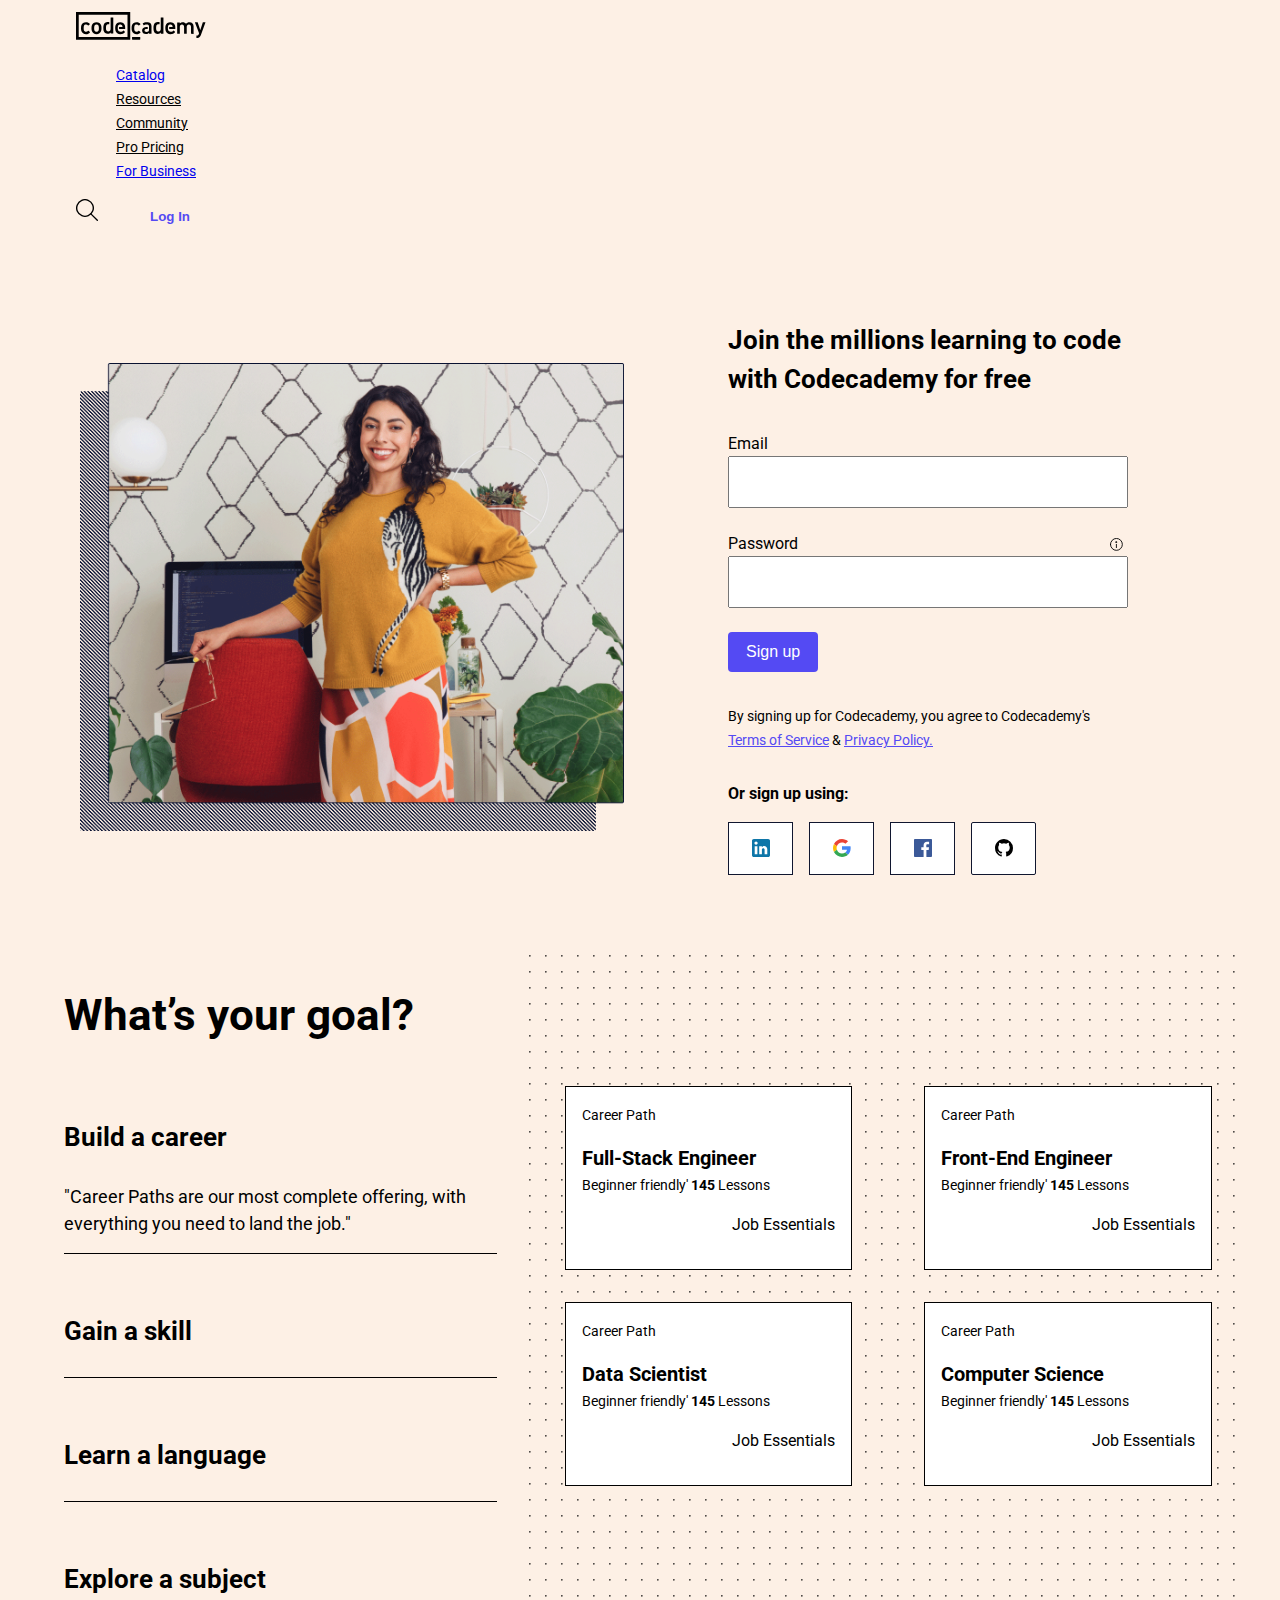
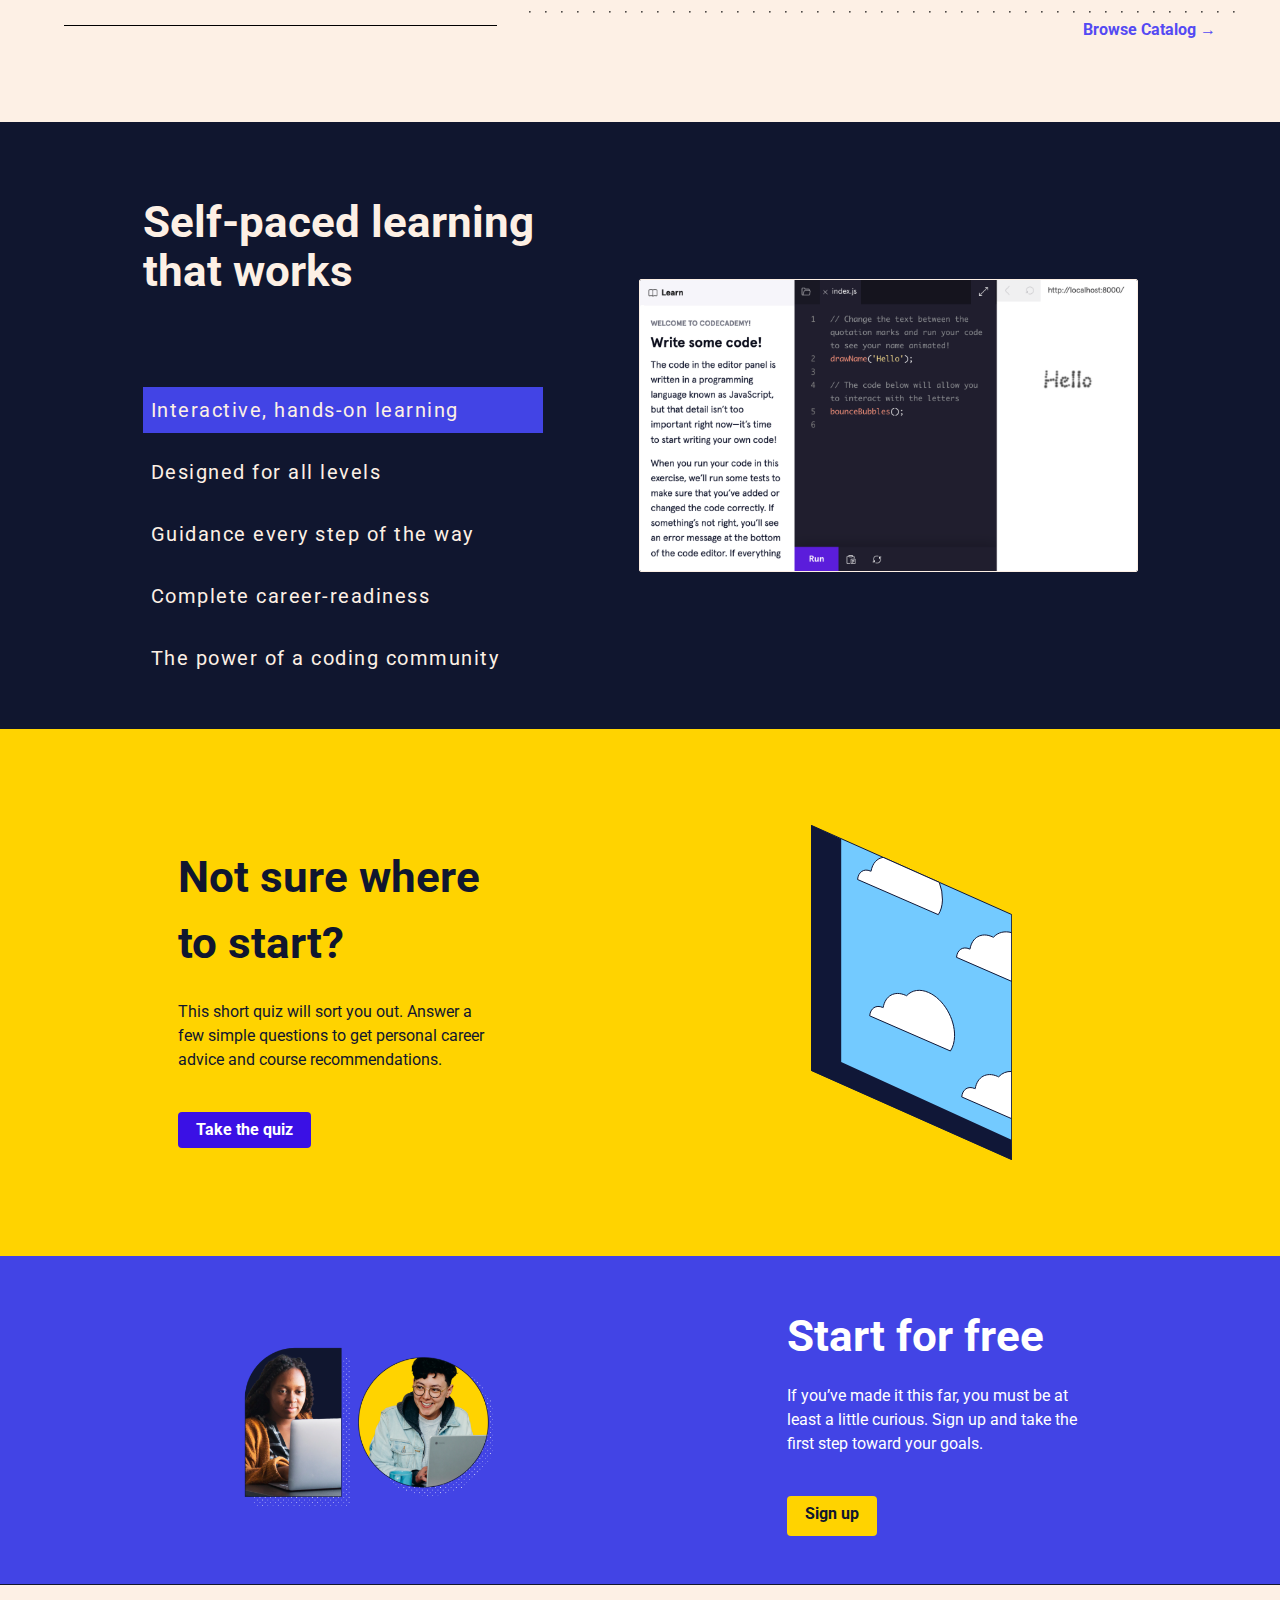
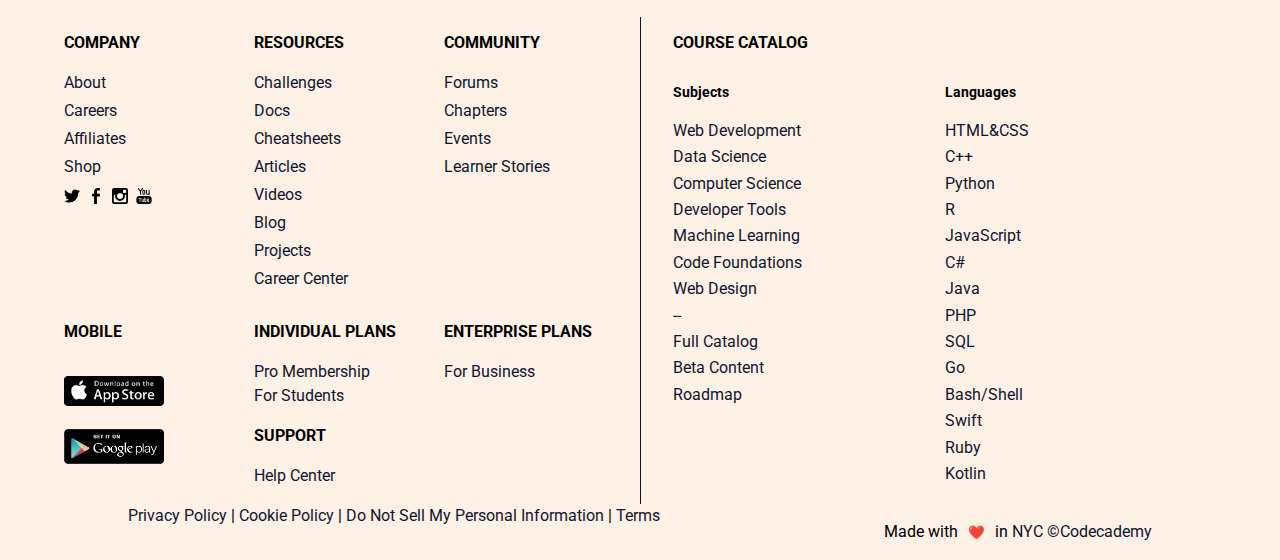
<file: week2/CODECADEMY-Clone/index.html>
<!DOCTYPE html>
<html lang="en">
<head>
    <meta charset="UTF-8">
    <meta http-equiv="X-UA-Compatible" content="IE=edge">
    <meta name="viewport" content="width=device-width, initial-scale=1.0">
    <link rel="stylesheet" href="style.css">
    <link href="https://cdn.jsdelivr.net/npm/bootstrap@5.1.3/dist/css/bootstrap.min.css" rel="stylesheet" integrity="sha384-1BmE4kWBq78iYhFldvKuhfTAU6auU8tT94WrHftjDbrCEXSU1oBoqyl2QvZ6jIW3" crossorigin="anonymous">
    <link rel="preconnect" href="https://fonts.googleapis.com">
    <link rel="preconnect" href="https://fonts.gstatic.com" crossorigin>
    <link rel="preconnect" href="https://fonts.googleapis.com">
    <link rel="preconnect" href="https://fonts.gstatic.com" crossorigin>
    <link href="https://fonts.googleapis.com/css2?family=Roboto:ital,wght@0,100;0,300;0,400;0,500;0,700;0,900;1,100;1,300;1,400;1,500;1,700;1,900&display=swap" rel="stylesheet">
    <link href="https://fonts.googleapis.com/css2?family=Lato:ital,wght@0,100;0,300;0,400;0,700;0,900;1,100;1,300;1,400;1,700;1,900&display=swap" rel="stylesheet">
    <title>Learn to Code - for Free | Codecademy</title>
</head>
<body>
    <header>
        <div class="header-wrapper">
        <nav class="navbar navbar-expand-lg navbar-light">
            <div class="container-fluid">
              <a class="navbar-brand" href="#"></a>
              <svg viewBox="0 0 102 21.705" class="gamut-1gm52i-LogoSvg ektf5w70"><title>Codecademy Logo</title><g fill="none" fill-rule="nonzero"><path fill="currentColor" d="M4.213 14.896c-.192-.562-.278-1.275-.278-2.226 0-.95.086-1.664.278-2.226.513-1.599 1.86-2.485 3.637-2.485 1.326 0 2.353.54 3.06 1.404a.18.18 0 01-.022.26L9.732 10.66c-.086.066-.192.066-.256-.043-.45-.497-.9-.778-1.626-.778-.792 0-1.39.39-1.648 1.167-.128.454-.17.973-.17 1.664 0 .692.042 1.232.192 1.686.257.756.856 1.167 1.647 1.167.727 0 1.198-.28 1.626-.778.064-.086.171-.086.257-.022l1.155 1.038c.086.065.064.173.022.26-.707.842-1.734 1.382-3.06 1.382-1.775-.021-3.145-.886-3.658-2.507zm39.704 0c-.192-.562-.278-1.275-.278-2.226 0-.95.086-1.664.278-2.226.514-1.599 1.862-2.485 3.637-2.485 1.326 0 2.375.54 3.06 1.404a.18.18 0 01-.022.26l-1.155 1.037c-.086.066-.193.066-.257-.043-.45-.497-.899-.778-1.626-.778-.791 0-1.39.39-1.647 1.167-.15.454-.193.973-.193 1.664 0 .692.043 1.232.193 1.686.257.756.856 1.167 1.647 1.167.727 0 1.198-.28 1.626-.778.064-.086.171-.086.257-.022l1.155 1.038c.086.065.064.173.022.26-.707.842-1.734 1.382-3.06 1.382-1.775-.021-3.123-.886-3.637-2.507zm46.552 2.27c-.107 0-.192-.066-.192-.195v-5.187c0-1.167-.578-1.967-1.67-1.967-1.069 0-1.69.8-1.69 1.967v5.187c0 .108-.064.195-.192.195h-1.69c-.107 0-.192-.066-.192-.195v-5.187c0-1.167-.578-1.967-1.67-1.967-1.069 0-1.69.8-1.69 1.967v5.187c0 .108-.063.195-.192.195h-1.69c-.107 0-.192-.066-.192-.195V8.348c0-.108.064-.195.192-.195h1.69c.107 0 .193.065.193.195v.648h.021c.385-.562 1.155-1.037 2.332-1.037 1.048 0 1.883.432 2.418 1.189h.021c.684-.757 1.562-1.19 2.824-1.19 2.054 0 3.209 1.427 3.209 3.35v5.685c0 .108-.064.194-.193.194l-1.647-.021zm4.228 3.177c-.108 0-.193-.066-.193-.195v-1.491c0-.108.064-.194.193-.194h.32c.707 0 1.048-.325 1.327-1.06l.257-.756-3.231-8.494c-.043-.108.043-.194.15-.194h1.818c.107 0 .193.065.214.194l1.99 5.879h.043l1.904-5.879c.043-.108.107-.194.213-.194h1.733c.108 0 .193.065.15.194l-3.337 9.401c-.77 2.14-1.498 2.81-2.974 2.81l-.577-.021zm-76.93-6.009c.15-.475.192-.908.192-1.664 0-.756-.043-1.167-.192-1.664-.257-.757-.835-1.167-1.647-1.167-.813 0-1.412.432-1.669 1.167-.15.475-.193.886-.193 1.664 0 .756.043 1.189.193 1.664.257.757.835 1.167 1.669 1.167.812.022 1.39-.41 1.647-1.167zm-5.306.562c-.192-.627-.3-1.232-.3-2.226s.087-1.578.3-2.226c.492-1.578 1.84-2.485 3.637-2.485 1.776 0 3.124.907 3.615 2.485.193.627.3 1.232.3 2.226s-.086 1.578-.3 2.226c-.491 1.578-1.84 2.485-3.615 2.485-1.775 0-3.123-.907-3.637-2.485zm43.085-6.937c2.695 0 3.68.95 3.722 3.155v5.857c0 .13-.085.195-.192.195h-1.54c-.13 0-.193-.087-.193-.195v-.648h-.022c-.406.605-1.24 1.037-2.481 1.037-1.626 0-2.974-.865-2.974-2.745 0-1.945 1.348-2.853 3.53-2.853h.728c.128 0 .192.087.192.195v1.189c0 .13-.086.194-.192.194h-.407c-1.327 0-1.904.368-1.904 1.21 0 .757.535 1.124 1.519 1.124 1.262 0 1.968-.497 1.968-1.534v-3.004c-.043-.973-.535-1.405-1.968-1.405-.984 0-1.583.281-2.011.627-.086.064-.193.043-.257-.043l-.685-1.233c-.042-.086-.021-.172.043-.237.706-.54 1.67-.886 3.124-.886zm-21.66 3.803h2.502c.065 0 .108-.043.108-.108 0-.302-.043-.54-.108-.756-.235-.735-.877-1.167-1.711-1.167-.834 0-1.498.432-1.733 1.167-.021.087-.043.173-.064.28v.044c-.064.41-.086.735-.107 1.254-.003.434.033.868.107 1.296.021.13.064.26.107.39.278.885.984 1.361 1.968 1.361 1.006 0 1.626-.367 2.075-.864.086-.109.193-.109.278-.044l1.07.973c.086.065.086.173.021.26-.77.907-2.01 1.534-3.636 1.534-1.862 0-3.188-.93-3.68-2.507-.193-.584-.321-1.276-.321-2.205 0-.93.107-1.642.3-2.226.492-1.577 1.86-2.485 3.615-2.485 1.818 0 3.145.95 3.637 2.485.214.627.3 1.254.3 2.702 0 .13-.065.194-.193.194h-4.536c-.064 0-.085-.043-.085-.086v-1.405c0-.065.043-.087.085-.087zm-4.83-7.42c.107 0 .193.064.214.107v12.319c0 .13-.085.195-.192.195h-1.69c-.128 0-.193-.087-.193-.195v-.67h-.021c-.407.605-1.134 1.06-2.332 1.06-1.498 0-2.61-.714-3.06-2.162-.234-.692-.32-1.319-.32-2.529s.107-1.837.32-2.528c.45-1.427 1.52-2.14 2.996-2.161h1.262c.043.02.064.043.064.086v1.707c0 .044-.021.087-.064.087h-.727c-.792.021-1.348.432-1.583 1.167-.129.41-.193.864-.193 1.685 0 .822.064 1.276.193 1.686.235.735.812 1.146 1.625 1.146.835 0 1.412-.39 1.648-1.146a4.85 4.85 0 00.171-1.167V4.536c0-.13.085-.195.192-.195h1.69zm44.176 7.42h2.503c.064 0 .107-.043.107-.108 0-.302-.043-.54-.107-.756-.235-.735-.877-1.167-1.712-1.167-.834 0-1.497.432-1.732 1.167a5.779 5.779 0 00-.064.28v.044c-.064.41-.086.735-.107 1.254-.003.434.033.868.106 1.296.022.13.065.26.108.39.278.885.984 1.361 1.968 1.361 1.006 0 1.626-.367 2.075-.864.086-.109.193-.109.278-.044l1.07.973c.085.065.085.173.021.26-.77.907-2.011 1.534-3.637 1.534-1.86 0-3.187-.93-3.68-2.507-.192-.584-.32-1.276-.32-2.205 0-.93.107-1.642.3-2.226.491-1.577 1.86-2.485 3.614-2.485 1.819 0 3.145.95 3.638 2.485.213.627.3 1.254.3 2.702 0 .13-.065.194-.193.194h-4.536c-.064 0-.086-.043-.086-.086v-1.405c0-.065.043-.087.086-.087zm-4.829-7.42c.107 0 .193.064.236.172v12.319c0 .13-.086.194-.193.194h-1.69c-.128 0-.192-.086-.192-.194v-.67h-.022c-.428.605-1.155 1.059-2.353 1.059-1.498 0-2.61-.713-3.06-2.161-.235-.692-.32-1.34-.32-2.55 0-1.232.107-1.86.32-2.551.45-1.426 1.54-2.14 3.017-2.161h1.24c.129 0 .193.086.193.194v1.492c0 .13-.085.194-.192.194h-.727c-.792.022-1.349.433-1.584 1.167-.128.41-.192.865-.192 1.686s.064 1.275.192 1.686c.235.756.792 1.167 1.626 1.167.835 0 1.412-.41 1.648-1.167.085-.302.15-.649.17-1.167V4.536c0-.13.086-.195.193-.195h1.69zM50.078 19.534c.295 0 .357.09.357.362v1.447c0 .294-.083.362-.357.362h-5.723c-.296 0-.358-.09-.358-.362v-1.447c0-.295.052-.362.358-.362h5.723zM0 .362C0 .109.043.043 0 0h42.208c.23 0 .272.022.358 0v21.344c0 .231-.021.275 0 .362-.086-.022-.129 0-.358 0H0v-.002l.007-.028c.006-.037-.002-.053-.006-.012L0 21.69V.361zm2.146 19.173H40.42c-.043-.043 0-.107 0-.362V2.171H2.146v17.364z"></path></g></svg>
              <button class="navbar-toggler" type="button" data-bs-toggle="collapse" data-bs-target="#navbarSupportedContent" aria-controls="navbarSupportedContent" aria-expanded="false" aria-label="Toggle navigation">
                <span class="navbar-toggler-icon"></span>
              </button>
              <div class="collapse navbar-collapse" id="navbarSupportedContent">
                <ul class="navbar-nav me-auto mb-2 mb-lg-0">
                  <li class="nav-item">
                    <a class="nav-link active" aria-current="page" href="#">Catalog</a>
                  </li>
                  <li class="nav-item dropdown">
                    <a class="nav-link dropdown-toggle" href="#" id="navbarDropdown" role="button" data-bs-toggle="dropdown" aria-expanded="true" style="color: black;">
                      Resources
                    </a>

                  </li>
                  <li class="nav-item dropdown">
                    <a class="nav-link dropdown-toggle" href="#" id="navbarDropdown" role="button" data-bs-toggle="dropdown" aria-expanded="true" style="color: black;">
                      Community
                    </a>
                  </li>
                  <li class="nav-item dropdown">
                    <a class="nav-link dropdown-toggle" href="#" id="navbarDropdown" role="button" data-bs-toggle="dropdown" aria-expanded="true" style="color: black;">
                      Pro Pricing
                    </a>
                  </li>
                  <li class="nav-item">
                    <a class="nav-link active" aria-current="page" href="#">For Business</a>
                  </li>

                </ul>
              </div>
              <svg xmlns="http://www.w3.org/2000/svg" viewBox="0 0 24 24" fill="currentColor" role="img" aria-hidden="true" class="gamut-mcjj5j-Svg eol2zvm0"><title>Search Icon</title><circle cx="9.813" cy="9.812" r="9.063" transform="rotate(-23.025 9.813 9.812)" fill="none" stroke="currentColor" stroke-linecap="round" stroke-linejoin="round" stroke-width="1.5"></circle><path fill="none" stroke="currentColor" stroke-linecap="round" stroke-linejoin="round" stroke-width="1.5" d="M16.221 16.22l7.029 7.03"></path></svg>
              <button>Log In</button>
            </div>
          </nav>
        </div>
    </header>
    <main>
        <div class="mainContainer">
            <div class="mainWrapper">
                <div class="join">
                    <div class="joinPic">
                        <img src="./images/goalpic.webp" alt="coder">
                    </div>
                    <div class="joinForm">
                        <div class="joinFormWrapper">
                            <h1>Join the millions learning to code with Codecademy for free</h1>
                            <div class="form">
                                <div class="firstLabel">
                                    <label for="email">Email</label>
                                    <input type="email" name="" id="email">
                                </div>
                                <div class="secLabelWrapper">
                                <div class="secLabel">
                                    <label for="password">Password</label>
                                    <svg xmlns="http://www.w3.org/2000/svg" viewBox="0 0 140 140" fill="currentColor" role="img" aria-hidden="false" class="gamut-12jjqvc-Svg eol2zvm0"><title>Mini Info Outline Icon</title><g fill="none" stroke="currentColor" stroke-linecap="round" stroke-linejoin="round" stroke-width="10"><path d="M5 70a65 65 0 10130 0A65 65 0 105 70zm65 0v35"></path><path d="M65 45a5 5 0 1010 0 5 5 0 10-10 0z"></path></g></svg>
                                </div> 
                                <input type="password" name="" id="password">
                                </div>
                                <div class="formButton"><button>Sign up</button></div>
                            </div>
                            <div class="policy">
                            <small>By signing up for Codecademy, you agree to Codecademy's <a href="#">Terms of Service</a> & <a href="#">Privacy Policy.</a></small>
                            </div>
                            <div class="logos">
                            <h2>Or sign up using:</h2>
                            <div class="btnContainer">
                                <div class="logosLink"><a href=""><svg width="18" height="18" viewBox="0 0 980 980" xmlns="http://www.w3.org/2000/svg"><title>LinkedIn</title><path d="M882 0H98C44.1 0 0 44.1 0 98v784c0 53.9 44.1 98 98 98h784c53.9 0 98-44.1 98-98V98c0-53.9-44.1-98-98-98zM294 833H147V392h147v441zm-73.5-524.3c-49 0-88.2-39.2-88.2-88.2s39.2-88.2 88.2-88.2 88.2 39.2 88.2 88.2-39.2 88.2-88.2 88.2zM833 833H686V573.3c0-39.2-34.3-73.5-73.5-73.5S539 534.1 539 573.3V833H392V392h147v58.8c24.5-39.2 78.4-68.6 122.5-68.6 93.1 0 171.5 78.4 171.5 171.5V833z" fill="#0E76A8" fill-rule="nonzero"></path></svg></a></div>
                                <div class="logosGoogle"><a href=""><svg width="18" height="18"><title>Google</title><g fill="none" fill-rule="evenodd"><path d="M9 3.48c1.69 0 2.83.73 3.48 1.34l2.54-2.48C13.46.89 11.43 0 9 0 5.48 0 2.44 2.02.96 4.96l2.91 2.26C4.6 5.05 6.62 3.48 9 3.48z" fill="#EA4335"></path><path d="M17.64 9.2c0-.74-.06-1.28-.19-1.84H9v3.34h4.96c-.1.83-.64 2.08-1.84 2.92l2.84 2.2c1.7-1.57 2.68-3.88 2.68-6.62z" fill="#4285F4"></path><path d="M3.88 10.78A5.54 5.54 0 0 1 3.58 9c0-.62.11-1.22.29-1.78L.96 4.96A9.008 9.008 0 0 0 0 9c0 1.45.35 2.82.96 4.04l2.92-2.26z" fill="#FBBC05"></path><path d="M9 18c2.43 0 4.47-.8 5.96-2.18l-2.84-2.2c-.76.53-1.78.9-3.12.9-2.38 0-4.4-1.57-5.12-3.74L.97 13.04C2.45 15.98 5.48 18 9 18z" fill="#34A853"></path><path d="M0 0h18v18H0V0z"></path></g></svg></a></div>
                                <div class="logosFace"><a href=""><svg width="18" height="18"><title>Facebook</title><path d="M18 1v16c0 .5-.4 1-1 1h-4.6v-7h2.3l.3-2.7h-2.7V6.6c0-.8.2-1.3 1.4-1.3h1.4V2.8c-.2 0-1.1-.1-2.1-.1-2 0-3.4 1.3-3.4 3.6v2H7.3V11h2.3v7H1c-.5 0-1-.4-1-1V1c0-.5.4-1 1-1h16c.6 0 1 .4 1 1z" fill="#3B5998" fill-rule="evenodd"></path></svg></a></div>
                                <div class="logosGit"><a href=""><svg width="18" height="18"><title>Github</title><path d="M9 0C4.027 0 0 4.03 0 9a9 9 0 0 0 6.154 8.539c.45.084.615-.194.615-.433 0-.214-.008-.78-.011-1.53-2.504.543-3.032-1.208-3.032-1.208-.41-1.039-1.001-1.316-1.001-1.316-.816-.558.063-.546.063-.546.903.063 1.378.926 1.378.926.803 1.376 2.107.98 2.621.749.081-.582.313-.98.57-1.204-1.999-.225-4.099-1-4.099-4.447 0-.982.349-1.786.926-2.416-.101-.227-.405-1.141.079-2.381 0 0 .753-.242 2.475.922a8.66 8.66 0 0 1 2.25-.304 8.66 8.66 0 0 1 2.25.304c1.71-1.164 2.463-.922 2.463-.922.484 1.24.18 2.154.09 2.381.574.63.923 1.434.923 2.416 0 3.457-2.104 4.219-4.106 4.44.315.27.607.821.607 1.665 0 1.204-.011 2.171-.011 2.464 0 .236.157.517.619.427A8.968 8.968 0 0 0 18 9a9 9 0 0 0-9-9" fill-rule="evenodd"></path></svg></a></div>

                            </div>
                            </div>
                        </div>
                    </div>
                </div>
                <div class="goal">
                    <div class="goalText">
                        <h2>What’s your goal?</h2>
                        <div class="goals">
                            <ul>
                                <li>
                                    <h3>Build a career</h3>
                                    <p>"Career Paths are our most complete offering, with everything you need to land the job."</p>
                                </li>
                                <li>
                                    <h3>Gain a skill</h3>
                                </li>
                                <li>
                                    <h3>Learn a language</h3>
                                </li>
                                <li>
                                    <h3>Explore a subject</h3>
                                </li>
                            </ul>
                        </div>
                    </div>
                    <div class="goalText2">
                    <div class="goalRect">
                        <svg fill="currentColor" role="img" aria-hidden="true" class="gamut-j03qo6-Svg e3tf18d0"><title>Dot Loose</title><pattern id="DotLoose-pattern-3" x="0" y="0" width="16" height="16" patternUnits="userSpaceOnUse"><rect width="0.5" height="0.5" fill="currentColor"></rect><rect y="1" width="0.5" height="0.5" fill="currentColor"></rect><rect y="0.5" width="0.5" height="0.5" fill="currentColor"></rect><rect x="1" width="0.5" height="0.5" fill="currentColor"></rect><rect x="1" y="1" width="0.5" height="0.5" fill="currentColor"></rect><rect x="1" y="0.5" width="0.5" height="0.5" fill="currentColor"></rect><rect x="0.5" width="0.5" height="0.5" fill="currentColor"></rect><rect x="0.5" y="1" width="0.5" height="0.5" fill="currentColor"></rect><rect x="0.5" y="0.5" width="0.5" height="0.5" fill="currentColor"></rect></pattern><rect width="100%" height="100%" fill="url(#DotLoose-pattern-3)"></rect></svg>
                        <div class="pros">
                            <div class="fullstack">
                                <div class="full1">
                                <span>Career Path</span>
                                <h3>Full-Stack Engineer</h3>
                                <span>Beginner friendly' <strong>145</strong> Lessons</span>
                                </div>    
                                <div class="exp"><p>Job Essentials</p></div>
                            </div>
                            <div class="frontend">
                                <div class="front1">
                                    <span>Career Path</span>
                                    <h3>Front-End Engineer</h3>
                                    <span>Beginner friendly' <strong>145</strong> Lessons</span>
                                    </div>    
                                    <div class="exp"><p>Job Essentials</p></div>
                            </div>
                            <div class="datascientist">
                                <div class="data1">
                                    <span>Career Path</span>
                                    <h3>Data Scientist</h3>
                                    <span>Beginner friendly' <strong>145</strong> Lessons</span>
                                    </div>    
                                    <div class="exp"><p>Job Essentials</p></div>
                            </div>
                            <div class="computersci">
                                <div class="computer1">
                                    <span>Career Path</span>
                                    <h3>Computer Science</h3>
                                    <span>Beginner friendly' <strong>145</strong> Lessons</span>
                                    </div>    
                                    <div class="exp"><p>Job Essentials</p></div>
                            </div>
                        </div>
                    </div>
                    <div class="browse">
                        <a href="#">Browse Catalog<span aria-hidden="true">&nbsp;→</span></a>
                    </div>
                    </div>
                </div>
            </div>
            <div class="selfPace">
                <div class="selfContainer">
                    <div class="selfFirst">
                        <h3>Self-paced learning that works</h3>
                        <ul>
                            <li>Interactive, hands-on learning</li>
                            <li>Designed for all levels</li>
                            <li>Guidance every step of the way</li>
                            <li>Complete career-readiness</li>
                            <li>The power of a coding community</li>
                        </ul>
                    </div>
                    <div class="selfSecond">
                        <img src="./images/selfpaced.png" alt="coding">
                    </div>
                </div>
            </div>
            <div class="quiz">
                <div class="quizContainer">
                    <div class="quizText">
                        <h3>Not sure where to start?</h3>
                        <p>This short quiz will sort you out. Answer a few simple questions to get personal career advice and course recommendations.</p>
                        <a href="#">Take the quiz</a>
                    </div>
                    <div class="quizImg">
                        <img src="./images/window.svg" alt="window">
                    </div>
                </div>
            </div>
            <div class="start">
                <div class="startImg">
                    <img src="./images/start.png" alt="start">
                </div>
                <div class="startText">
                    <h3>Start for free</h3>
                    <p>If you’ve made it this far, you must be at least a little curious. Sign up and take the first step toward your goals.</p>
                    <a href="#">Sign up</a>
                </div>
            </div>
        </div>
    </main>
    <footer>
        <div class="footerContainer">
            <div class="foot1">
                <div class="firstline">
                    <div class="company">
                        <h2>COMPANY</h2>
                        <ul>
                            <li><a href="#"> About</a></li>
                            <li><a href="#">Careers</a></li>
                            <li><a href="#">Affiliates</a></li>
                            <li><a href="#">Shop</a></li>
                            <li>
                                <ul>
                                    <li><svg xmlns="http://www.w3.org/2000/svg" viewBox="0 0 16 16" fill="currentColor" role="img" aria-hidden="true" class="gamut-sd6ku5-Svg eol2zvm0"><title>Twitter Icon</title><path fill="currentColor" d="M16 3c-.6.3-1.2.4-1.9.5.7-.4 1.2-1 1.4-1.8-.6.4-1.3.6-2.1.8-.6-.6-1.5-1-2.4-1-1.7 0-3.2 1.5-3.2 3.3 0 .3 0 .5.1.8-2.7-.2-5.2-1.5-6.8-3.5-.3.5-.4 1.1-.4 1.6 0 1.1.6 2.1 1.5 2.7-.5 0-1-.2-1.5-.4 0 1.6 1.1 2.9 2.6 3.2-.3.2-.6.2-.9.2-.2 0-.4 0-.6-.1.4 1.3 1.6 2.3 3.1 2.3-1.1.9-2.5 1.4-4.1 1.4H0c1.5.9 3.2 1.5 5 1.5 6 0 9.3-5 9.3-9.3v-.4C15 4.3 15.6 3.7 16 3z"></path></svg></li>
                                    <li><svg xmlns="http://www.w3.org/2000/svg" viewBox="0 0 16 16" fill="currentColor" role="img" aria-hidden="true" class="gamut-sd6ku5-Svg eol2zvm0"><title>Facebook Icon</title><path fill="currentColor" d="M6.1 16V8.5h-2V5.8h2V3.5C6.1 1.7 7.3 0 10 0c1.1 0 1.9.1 1.9.1l-.1 2.5h-1.7C9.1 2.6 9 3 9 3.8v2h2.9l-.1 2.7H8.9V16H6.1z"></path></svg></li>
                                    <li><svg xmlns="http://www.w3.org/2000/svg" viewBox="0 0 16 16" fill="currentColor" role="img" aria-hidden="true" class="gamut-sd6ku5-Svg eol2zvm0"><title>Instagram Icon</title><path fill="currentColor" d="M14 16H2c-1.1 0-2-.9-2-2V2C0 .9.9 0 2 0h12c1.1 0 2 .9 2 2v12c0 1.1-.9 2-2 2zM8 4.9c-1.2 0-2.3.7-2.8 1.8 0 .1-.1.1-.1.2V7c-.1.1-.1.2-.1.2v.7C5 9.6 6.4 11 8.1 11s3.1-1.4 3.1-3.1v-.7s0-.1-.1-.2v-.1c0-.1-.1-.1-.1-.2-.7-1.1-1.8-1.8-3-1.8zm6.2-2.3c0-.4-.4-.8-.8-.8h-1.6c-.4 0-.8.4-.8.8v1.6c0 .4.4.8.8.8h1.6c.4 0 .8-.4.8-.8V2.6zm0 4.1h-1.5c.1.4.2.8.2 1.3 0 2.7-2.2 4.9-4.9 4.9S3.1 10.7 3.1 8c0-.5.1-.9.2-1.3H1.8v6.7c0 .4.4.8.8.8h10.8c.4 0 .8-.4.8-.8V6.7z"></path></svg></li>
                                    <li><svg xmlns="http://www.w3.org/2000/svg" viewBox="0 0 24 24" fill="currentColor" role="img" aria-hidden="true" class="gamut-sd6ku5-Svg eol2zvm0"><title>Youtube Icon</title><path d="M5.9 5.12v4.26a.75.75 0 001.5 0V5.12l2.85-3.8A.75.75 0 109 .42l-2.4 3.2L4.25.42a.75.75 0 10-1.2.9zm3.55-.24v3a2.25 2.25 0 004.5 0v-3a2.25 2.25 0 10-4.5 0zm1.5 0a.75.75 0 111.5 0v3a.75.75 0 01-1.5 0zm4.86 4.44a2.73 2.73 0 001.94.8 2.72 2.72 0 001.36-.38.74.74 0 00.64.38.75.75 0 00.75-.75v-6a.75.75 0 00-1.5 0v4a1.25 1.25 0 01-1.25 1.25 1.25 1.25 0 01-1.25-1.25v-4a.75.75 0 10-1.5 0v4a2.73 2.73 0 00.81 1.95zm2.69 8.05a.5.5 0 00-1 0v.5h1zm-4.5-.5a.5.5 0 00-.5.5v2a.5.5 0 001 0v-2a.5.5 0 00-.5-.5z"></path><path d="M19 11.87H5a4.5 4.5 0 00-4.5 4.5v3a4.5 4.5 0 004.5 4.5h14a4.5 4.5 0 004.5-4.5v-3a4.5 4.5 0 00-4.5-4.5zm-11 4H6.5v4.48a.5.5 0 01-1 0v-4.48H4a.5.5 0 010-1h4a.5.5 0 110 1zm3.48 3.5v1a.5.5 0 01-.86.35 1.48 1.48 0 01-.64.15 1.5 1.5 0 01-1.5-1.5v-3a.5.5 0 011 0v3a.5.5 0 001 0v-3a.5.5 0 011 0zm4 0a1.5 1.5 0 01-1.5 1.5 1.48 1.48 0 01-.66-.16.5.5 0 01-.84-.36v-6a.5.5 0 011 0V16a1.48 1.48 0 01.5-.09 1.5 1.5 0 011.5 1.5zm2.59 1.5a1.69 1.69 0 01-1.59-1.62v-1.88a1.5 1.5 0 013 0v1a.5.5 0 01-.5.5H17.5v.38a.7.7 0 00.59.62c.23 0 .59-.1.59-.37a.5.5 0 011 0 1.46 1.46 0 01-1.59 1.37z"></path></svg></li>
                                </ul>
                            </li>
                        </ul>
                    </div>
                    <div class="resources">
                        <h2>RESOURCES</h2>
                        <ul>
                            <li><a href="#">Challenges</a></li>
                            <li><a href="#">Docs</a></li>
                            <li><a href="#">Cheatsheets</a></li>
                            <li><a href="#">Articles</a></li>
                            <li><a href="#">Videos</a></li>
                            <li><a href="#">Blog</a></li>
                            <li><a href="#">Projects</a></li>
                            <li><a href="#">Career Center</a></li>
                        </ul>
                    </div>
                    <div class="community">
                        <h2>COMMUNITY</h2>
                        <ul>
                            <li><a href="#">Forums</a></li>
                            <li><a href="#">Chapters</a></li>
                            <li><a href="#">Events</a></li>
                            <li><a href="#">Learner Stories</a></li>
                        </ul>
                    </div>
                </div>
                <div class="secondline">
                    <div class="mobile">
                        <h2>MOBILE</h2>
                        <ul>
                            <li><a href="#"><img src="./images/appstore.png"></a></li>
                            <li><a href="#"><img src="./images/googleplay.png"></a></li>
                        </ul>
                    </div>
                    <div class="indsup">
                        <div class="individual">
                            <h2>INDIVIDUAL PLANS</h2>
                            <ul>
                                <li><a href="#">Pro Membership</a></li>
                                <li><a href="#">For Students</a></li>
                            </ul>
                        </div>
                        <div class="support">
                            <h2>SUPPORT</h2>
                            <ul>
                                <li><a href="#">Help Center</a></li>
                            </ul>
                        </div>

                    </div>
                    <div class="enterprise">
                        <h2>ENTERPRISE PLANS</h2>
                        <ul>
                            <li><a href="#">For Business</a></li>
                        </ul>
                    </div>
                </div>
            </div>
            <div class="foot2">
                <h2>COURSE CATALOG</h2>
                <div class="foot2Container">
                    <div class="subjects">
                        <h3>Subjects</h3>
                        <ul>
                            <li><a href="#">Web Development</a></li>
                            <li><a href="#">Data Science</a></li>
                            <li><a href="#">Computer Science</a></li>
                            <li><a href="#">Developer Tools</a></li>
                            <li><a href="#">Machine Learning</a></li>
                            <li><a href="#">Code Foundations</a></li>
                            <li><a href="#">Web Design</a></li>
                            <li><a href="#">--</a></li>
                            <li><a href="#">Full Catalog</a></li>
                            <li><a href="#">Beta Content</a></li>
                            <li><a href="#">Roadmap</a></li>
                        </ul>
                    </div>
                    <div class="languages">
                        <h3>Languages</h3>
                        <ul>
                            <li><a href="#">HTML&CSS</a></li>
                            <li><a href="#">C++</a></li>
                            <li><a href="#">Python</a></li>
                            <li><a href="#">R</a></li>
                            <li><a href="#">JavaScript</a></li>
                            <li><a href="#">C#</a></li>
                            <li><a href="#">Java</a></li>
                            <li><a href="#">PHP</a></li>
                            <li><a href="#">SQL</a></li>
                            <li><a href="#">Go</a></li>
                            <li><a href="#">Bash/Shell</a></li>
                            <li><a href="#">Swift</a></li>
                            <li><a href="#">Ruby</a></li>
                            <li><a href="#">Kotlin</a></li>
                        </ul>
                    </div>

                </div>
            </div>
            <div class="foot3">
                <div class="last1"><a href="#">Privacy Policy</a> | <a href="#">Cookie Policy</a> | <a href="#">Do Not Sell My Personal Information</a> | <a href="#">Terms</a></p></div>
                <div class="last2"><p>Made with <button class="eaw4eyk0 gamut-wyo5mw-ResetElement-Anchor-AnchorBase-HeartContainer e1bhhzie0" type="button" role="button">️❤️</button> in <a href="#">NYC ©Codecademy</a> </p></div>
            </div>
        </div>
    </footer>
</body>
</html>
</file>
<file: week2/CODECADEMY-Clone/style.css>
*{
    box-sizing: border-box;
}

body{
    margin: 0;
    padding: 0;
    font-family: 'Roboto', sans-serif;
    line-height: 1.5;
    font-weight: 400;
}

header .header-wrapper{
    padding: 0.75rem;
    background-color: #fdf0e5;
}

.container-fluid button{
    background-color: #fdf0e5;
    border: 0;
    color:#544af3;
    padding-right: 16px;
    padding-left: 16px;
}

.navbar{
    padding-right: 4rem;
    padding-left: 4rem;
    background-color: #fdf0e5;
}

nav ul li a{
    font-size: 0.875rem;
}

nav svg{
    margin-right: 2rem;
}

header nav button{
    font-weight: 700;
}

.gamut-1gm52i-LogoSvg{
    max-width: 130px;
}

.gamut-mcjj5j-Svg{
    width: 22px;
    height: 22px;
}

.secLabel svg{
    width: 0.8rem;
}

.selfSecond img{
    max-width: 100%;
}

.joinPic img{
    max-width: 100%;
}

li{
    list-style-type: none;
}

input{
    padding-bottom: 0.5rem;
    line-height: 24px;
}

/*Layout*/
.mainContainer{
    display: flex;
    flex-direction: column; 
}

.mainWrapper{
    display: flex;
    flex-direction: column;
    background-color: #fdf0e5;
    padding-left: 4rem;
    padding-right: 4rem;
    padding-bottom: 3rem;
    padding-top: 2rem;
}

.join{
    display: flex;
    padding-top: 2rem;
    padding-bottom: 2rem;
}

.join .joinPic{
    flex: 0 0 50%;
    display: flex;
    min-height: 220px;
    justify-content: center;
    align-items: center;
    padding-right: 1rem;
    padding-left: 1rem;
}

.join .joinForm{
    flex: 0 0 50%;
    display: flex;
    justify-content: center;
}
.join .joinForm .joinFormWrapper{
    width: 25rem;
    display: flex;
    flex-direction: column;
}

.joinFormWrapper h1{
    font-size: 1.625rem;
    font-weight: 700;
    line-height: 1.5;
    padding-bottom: 1rem;
}

.joinFormWrapper .form{
    display: flex;
    flex-direction: column;
    row-gap: 1rem;
}

.firstLabel{
    padding-bottom: 0.5rem;
    width: 100%;
}
.firstLabel label{
    font-size: 1rem;
    font-weight: 400;
    display: block;

}
.firstLabel input{
    outline: none;
    padding-top: 0.75rem;
    padding-left: 0.5rem;
    padding-bottom: 0.75rem;
    line-height: 1.5rem;
    width: 100%;
    min-height: auto;
    font-size: 1rem;
}

.secLabelWrapper{
    padding-bottom: 0.5rem;
    width: 100%;
}

.secLabel{
    display: flex;
    align-items: center;
    position: relative;

}
.secLabel label{
    font-size: 1rem;
    font-weight: 400;
    display: block;
}
.secLabel svg{
    position: absolute;
    left: calc(100% - 1.1rem);
}    

.secLabelWrapper input{
    outline: none;
    padding-top: 0.75rem;
    padding-left: 0.5rem;
    padding-bottom: 0.75rem;
    line-height: 1.5rem;
    width: 100%;
    min-height: auto;
    font-size: 1rem;
}

.formButton{
    display: flex;
    margin-bottom: 0.5rem;
    justify-self: stretch;
    line-height: 2rem;
}

.formButton button{
    background-color: #544af3;
    color: white;
    cursor: pointer;
    text-decoration: none;
    box-shadow: none;
    border: 2px solid #544af3;
    border-color: transparent;
    font-size: 1rem;
    font-weight: 500;
    white-space: nowrap;
    border-radius: 4px;
    padding-right: 1rem;
    padding-left: 1rem;
    padding-top: 0.25rem;
    padding-bottom: 0.25rem;
    min-width: 40px;
    height: 40px;
}

.policy{
    padding-top: 1.5rem;
    padding-bottom: 1rem;
    line-height: 1.5rem;
}

.policy small{
    display: inline-block;
    font-size: 0.875rem;
    font-weight: 400;
}

.policy small a{
    color: #544af3;
}

.logos h2{
    font-weight: 700;
    font-size: 1rem;
    margin-bottom: 1rem;
}

.logos .btnContainer{
    display: flex;
    margin-bottom: 1rem;
    column-gap: 1rem;
}

.logos .btnContainer .logosLink{
    display: flex;
    justify-content: center;
    align-items: center;
}

.logos .btnContainer .logosLink a{
    cursor: pointer;
    padding: 0;
    border: 1px solid #10162f;
    justify-content: center;
    align-items: center;
    display: inline-flex;
    position: relative;
    padding-left: 1rem;
    padding-right: 1rem;
    padding-top: 0.25rem;
    padding-bottom: 0.25rem;
    min-width: 40px;
    width: 65px;
    height: 53px;
    background-color: #fff;
}
.logos .btnContainer .logosGoogle{
    display: flex;
    justify-content: center;
    align-items: center;
}

.logos .btnContainer .logosGoogle a{
    cursor: pointer;
    padding: 0;
    border: 1px solid #10162f;
    justify-content: center;
    align-items: center;
    display: inline-flex;
    position: relative;
    padding-left: 1rem;
    padding-right: 1rem;
    padding-top: 0.25rem;
    padding-bottom: 0.25rem;
    min-width: 40px;
    width: 65px;
    height: 53px;
    background-color: #fff;
}
.logos .btnContainer .logosFace{
    display: flex;
    justify-content: center;
    align-items: center;
}

.logos .btnContainer .logosFace a{
    cursor: pointer;
    padding: 0;
    border: 1px solid #10162f;
    justify-content: center;
    align-items: center;
    display: inline-flex;
    position: relative;
    padding-left: 1rem;
    padding-right: 1rem;
    padding-top: 0.25rem;
    padding-bottom: 0.25rem;
    min-width: 40px;
    width: 65px;
    height: 53px;
    background-color: #fff;
}
.logos .btnContainer .logosGit{
    display: flex;
    justify-content: center;
    align-items: center;
}

.logos .btnContainer .logosGit a{
    cursor: pointer;
    padding: 0;
    border: 1px solid #10162f;
    justify-content: center;
    align-items: center;
    display: inline-flex;
    position: relative;
    padding-left: 1rem;
    padding-right: 1rem;
    padding-top: 0.25rem;
    padding-bottom: 0.25rem;
    min-width: 40px;
    width: 65px;
    height: 53px;
    background-color: #fff;
    border-radius: 2px;
}

.mainContainer .mainWrapper .goal{
    display: flex;
    padding-top: 2rem;
    padding-bottom: 2rem;
    row-gap: 0.5rem;
    width: 100%;
}
.mainContainer .mainWrapper .goal .goalText{

}

.mainContainer .mainWrapper .goal .goalText h2{
    font-size: 2.75rem;
    padding-bottom: 1rem;
    font-weight: 700;
    line-height: 1.1;
}

.mainContainer .mainWrapper .goal .goalText .goals ul{
    padding-left: 0;
    display: flex;
    flex-direction: column;
    row-gap: 2rem;

}

.mainContainer .mainWrapper .goal .goalText .goals ul li{
    border-bottom: 1px solid black;
    min-height: 4rem;
}
.mainContainer .mainWrapper .goal .goalText .goals ul li h3{
    font-size: 1.625rem;
    font-weight: 700;
    align-self:center;
}

.mainContainer .mainWrapper .goal .goalText .goals ul li p{
    margin-bottom: 1rem;
    font-size: 1.125rem;
    font-weight: 400;
    line-height: 1.5;
}

.mainContainer .mainWrapper .goal .goalText2{
    display: flex;
    flex-direction: column;
    width: 100%;
    flex-wrap: nowrap;
}

.mainContainer .mainWrapper .goal .goalText2 .goalRect{
    display: flex;
    width: 100%;
    height: 100%;
    position: relative;
    margin-left: 2rem;
    justify-content: center;
    align-items: center;
}

.mainContainer .mainWrapper .goal .goalText2 .browse{
    width: 100%;
    display: flex;
    justify-content: end;
}
.mainContainer .mainWrapper .goal .goalText2 .browse a{
    cursor: pointer;
    font-size: 1rem;
    font-weight: 700;
    color: #544af3;
    text-decoration: none;
}

.mainContainer .mainWrapper .goal .goalText2 .goalRect svg{
    width: 100%;
    height: 100%;
    position: absolute;
    z-index: 1;
}

.mainContainer .mainWrapper .goal .goalText2 .goalRect .pros{
    z-index: 2;
    padding-top: 3rem;
    padding-bottom: 3rem;
    display: flex;
    flex-wrap: wrap;
    row-gap: 2rem;
    background-color: transparent;
    width: 100%;
    justify-content: space-around;
    align-self:center;
}

.mainContainer .mainWrapper .goal .goalText2 .goalRect .pros .fullstack{
    flex: 0 0 40%;
    background-color: #fff;
    border: 1px solid #000;
    padding: 1rem;
    min-height: 11.25rem;
    width: 100%;


}

.mainContainer .mainWrapper .goal .goalText2 .goalRect .pros .frontend{
    flex: 0 0 40%;
    background-color: #fff;
    border: 1px solid #000;
    padding: 1rem;
    min-height: 11.25rem;
    width: auto;


}

.mainContainer .mainWrapper .goal .goalText2 .goalRect .pros .datascientist{
    flex: 0 0 40%;
    background-color: #fff;
    border: 1px solid #000;
    padding: 1rem;
    min-height: 11.25rem;
    width: 100%;
}

.mainContainer .mainWrapper .goal .goalText2 .goalRect .pros .computersci{
    flex: 0 0 40%;
    background-color: #fff;
    border: 1px solid #000;
    padding: 1rem;
    min-height: 11.25rem;
    width: 100%;
}

.selfPace{
    padding-left: 4rem;
    padding-right: 4rem;
    width: 100%;
    height: 100%;
    background-color: #10162f;
    display: flex;
    justify-content: center;
}

.selfPace .selfContainer{
    display: flex;
    padding-top: 2rem;
    padding-bottom: 2rem;
}

.selfPace .selfContainer h3{
    padding-bottom: 3rem;
    line-height: 1.1;
    max-width: 400px;
    font-size: 2.75rem;
    font-weight: 700;
    color: #fdf0e5;
}

.selfPace .selfContainer .selfFirst ul{
    margin-bottom: 1rem;
    padding-left: 2rem;
    row-gap: 0.5rem;
    padding-inline-start: 0;
    margin-block-start: 1em;
    margin-block-end: 1em;
    margin-inline-start: 0px;
    margin-inline-end: 0px;
}

.selfPace .selfContainer .selfFirst ul li{
    padding-top: 0.5rem;
    padding-bottom: 0.5rem;
    margin-bottom: 1rem;
    padding-left: 0.5rem;
    cursor: pointer;
    color: #fdf0e5;
    display: list-item;
    font-size: 1.25rem;
    font-weight: 400;
    line-height: 1.5;
    letter-spacing: 1.5px;

}
.selfPace .selfContainer .selfFirst ul li:first-child{
    background-color: #4244e5;
}

.selfSecond{
    padding-left: 6rem;
    display: flex;
    justify-content: center;
    padding-top: 2rem;
    padding-bottom: 2rem;
    align-items: center;
}

.selfSecond img{
    width: 31.1875rem;
    border-radius: 2px;
    border: 1px solid #fdf0e5;
    vertical-align: middle;
}

.quiz{
    background-color: #ffd300;
}

.quizContainer{
    display: flex;
    justify-content: space-around;
    padding-right: 4rem;
    padding-left: 4rem;
    padding-top: 6rem;
    padding-bottom: 6rem;
}

.quizContainer .quizText{
    flex: 0 0 33%;
    display: flex;
    flex-direction: column;
    max-width: 315px;
    justify-content: center;
    align-items: flex-start;

}

.quizContainer .quizText h3{
    font-size: 2.75rem;
    margin-top: 0.5rem;
    margin-bottom: 0.5rem;
    font-weight: 700;
    color: #10162f;
}

.quizContainer .quizText p{
    display: inline-block;
    color: #10162f;
}

.quizContainer .quizText a{
    cursor: pointer;
    text-decoration: none;
    color: #fff;
    border: 2px solid #10162f;
    border-color: transparent;
    font-weight: 700;
    display: flex;
    justify-content: center;
    align-items: center;
    border-radius: 4px;
    padding-right: 1rem;
    padding-left: 1rem;
    padding-top: 0.25rem;
    padding-bottom: 0.25rem;
    font-size: 1rem;
    min-width: 40px;
    margin-top: 1.5rem;
    background-color: #3a10e5;
}

.quizContainer .quizImg{
    flex: 0 0 33%;
    display: flex;
    justify-content: center;
}

.start{
    display: flex;
    padding-left: 4rem;
    padding-right: 4rem;
    padding-top: 3rem;
    padding-bottom: 3rem;
    width: 100%;
    justify-content: space-around;
    align-items: center;
    background-color: #4244e5;
}

.start .startImg{
    display: flex;
    justify-content: center;
    align-items: center;
    flex: 0 0 33%;
}

.start .startImg img{
    max-width: 15.625rem;
    margin-top: 1rem;
    vertical-align: middle;
}

.start .startText{
    flex: 0 0 33%;
    display: flex;
    flex-direction: column;
    max-width: 315px;
    justify-content: center;
    align-items: flex-start;
}

.start .startText h3{
    font-size: 2.75rem;
    margin-top: 0.5rem;
    margin-bottom: 0.5rem;
    font-weight: 700;
    line-height: 1.1;
    color: #fff;
}

.start .startText p{
    color: #fff;
}

.start .startText a{
    cursor: pointer;
    text-decoration: none;
    padding-bottom: 0.25rem;
    padding-top: 0.25rem;
    padding-right: 1rem;
    padding-left: 1rem;
    color: #10162f;
    background-color: #ffd300;
    border: 2px solid #fff;
    border-color: transparent;
    font-weight: 700;
    border-radius: 4px;
    font-size: 1rem;
    min-width: 40px;
    height: 40px;
    margin-top: 1.5rem;
}

footer{
    border-top: 1px solid #10162f;
    background-color: #fdf0e5;
}

.footerContainer{
    padding-left: 4rem;
    padding-right: 4rem;
    padding-top: 2rem;
    width: 100%;
    display: flex;
    flex-wrap: wrap;
}

footer .footerContainer .foot1{
    flex: 0 0 50%;
    display: flex;
    flex-wrap: wrap;
}
footer .footerContainer .foot1 .firstline{
    display: flex;
    flex: 0 0 100%;
}
footer .footerContainer .foot1 .firstline .company{
    flex: 0 0 33%;
}
footer .footerContainer .foot1 .firstline .company svg{
    width: 16px;
    height: 16px;
    margin-right: 0.5rem;
}
footer .footerContainer .foot1 .firstline .company ul li ul{
    display: flex;
}

footer .footerContainer .foot1 .firstline .resources{
    flex: 0 0 33%;
}
footer .footerContainer .foot1 .firstline .community{
    flex: 0 0 33%;
}
footer .footerContainer .foot1 .secondline{
    display: flex;
    flex: 0 0 100%;
}
footer .footerContainer .foot1 .secondline .mobile{
    flex: 0 0 33%;
}  
footer .footerContainer .foot1 .secondline .indsup{
    flex: 0 0 33%;
}
footer .footerContainer .foot1 .secondline .enterprise{
    flex: 0 0 33%;
}
.mobile img{
    max-width: 150px;
    border-radius: 3px;
    max-width: 100px;
    margin-top: 1rem;
}

footer .footerContainer h2{
    font-size: 1rem;
}
footer .footerContainer h3{
    font-weight: 700;
    font-size: 0.875rem;
}
footer .footerContainer .foot1 .firstline ul li{
    margin: 0.25rem 0;
    display: list-item;
}
footer ul{
    padding-left: 0;
}
footer a{
    text-decoration: none;
    color: #10162f;
    display: inline-block;
    cursor: pointer;
}






footer .footerContainer .foot2{
    flex: 0 0 50%;
    flex-direction: column;
    border-left: 1px solid #10162f;
    padding-left: 2rem;
}

footer .footerContainer .foot2 .foot2Container{
    display: flex;
}
footer .footerContainer .foot2 .foot2Container ul li{
    margin: 0.15rem 0;

}
footer .footerContainer .foot2 .foot2Container .subjects{
    flex: 0 0 50%;
}
footer .footerContainer .foot2 .foot2Container .languages{
    flex: 0 0 50%;
}

footer .footerContainer .foot3{
    padding-left: 4rem;
    padding-right: 4rem;
    width: 100%;
    display: flex;
    justify-content: space-between;
}

.last2 button{
    border: 0;
    background: transparent;
}

.fullstack{
    width: 100%;
    display: flex;
    flex-direction: column;
}

.exp{
    width: 100%;
    height: 100%;
    display: flex;
    justify-content: flex-end;
    position: relative;
}
 
.pros h3{
    margin-bottom: 0.25rem;
    font-size: 1.25rem;
    font-weight: 700;
    line-height: 1.1;
}
.pros span{
    font-size: 0.875rem;
}

@media (max-width:480px){
    .quizContainer{
        flex-direction: column;
    }
    .start{
        flex-direction: column;
    }
}

@media (max-width:768px){
    .join{
        flex-direction: column;
    }
    .goal{
        flex-direction: column;
    }

}

@media (max-width:1024px){
    .selfContainer{
        flex-direction: column;
    }
    .footerContainer{
        flex-direction: column;
        justify-content: center;
    }
    footer .footerContainer .foot2{
        border-left: 0;
    }
    footer .footerContainer .foot2{
        border-bottom: 1px solid #10162f;
        border-top: 1px solid #10162f;
        margin-top: 5px;
        padding-top: 1rem;
    }
    .foot3{
        padding-top: 1rem;
        flex-direction: column;
        justify-content: center;
    }
}
</file>
